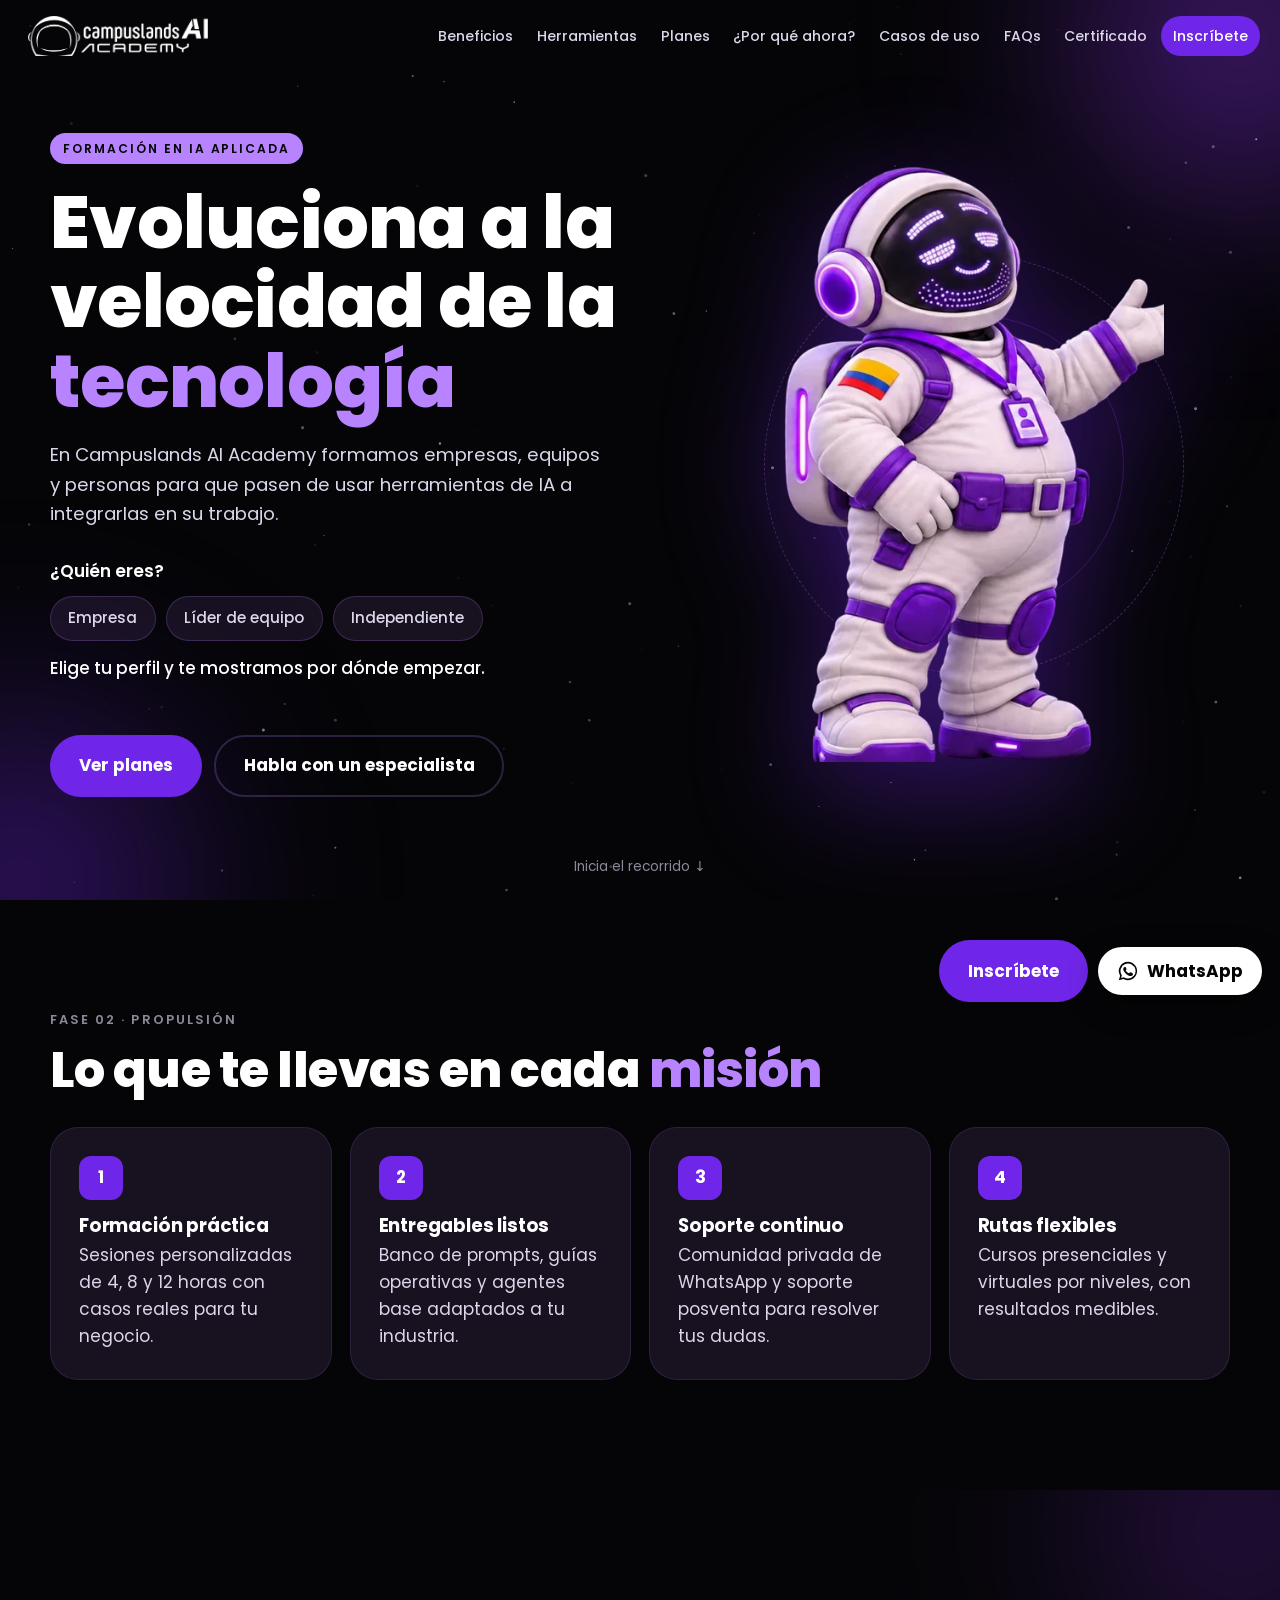
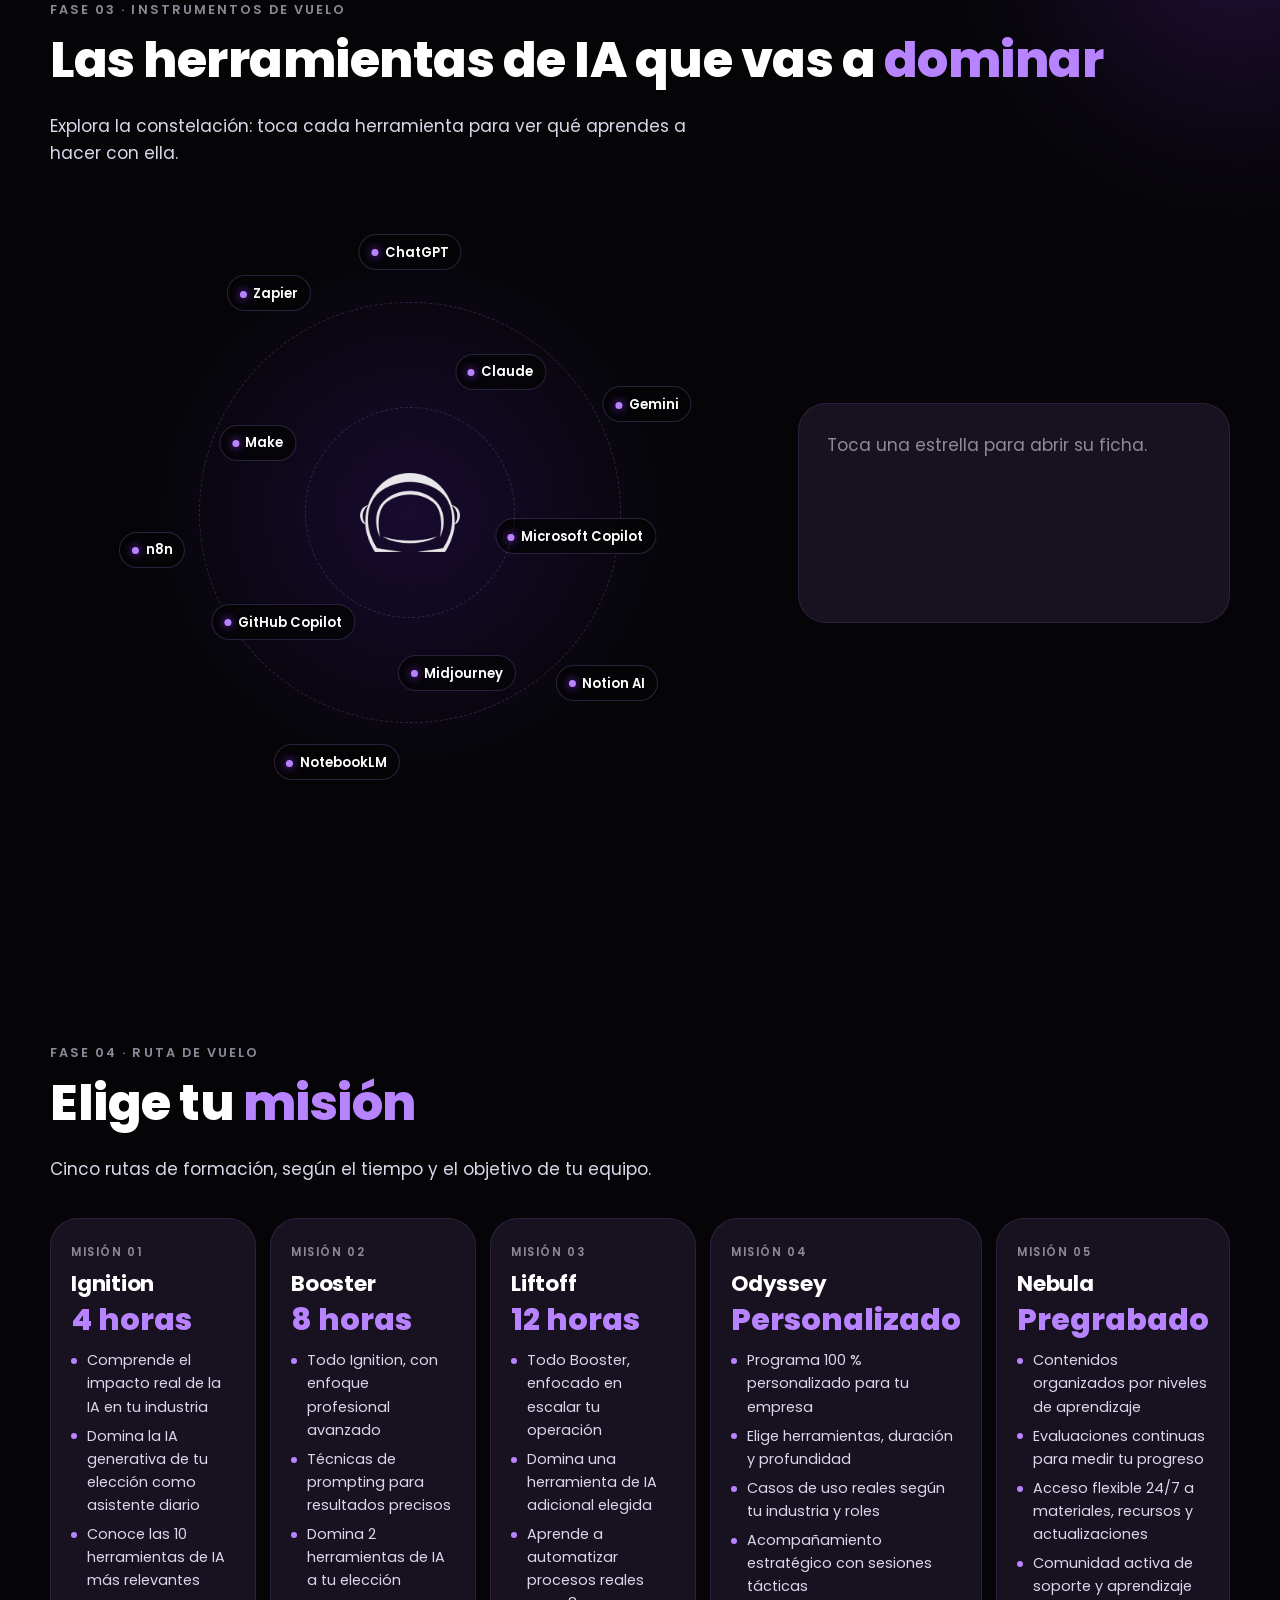
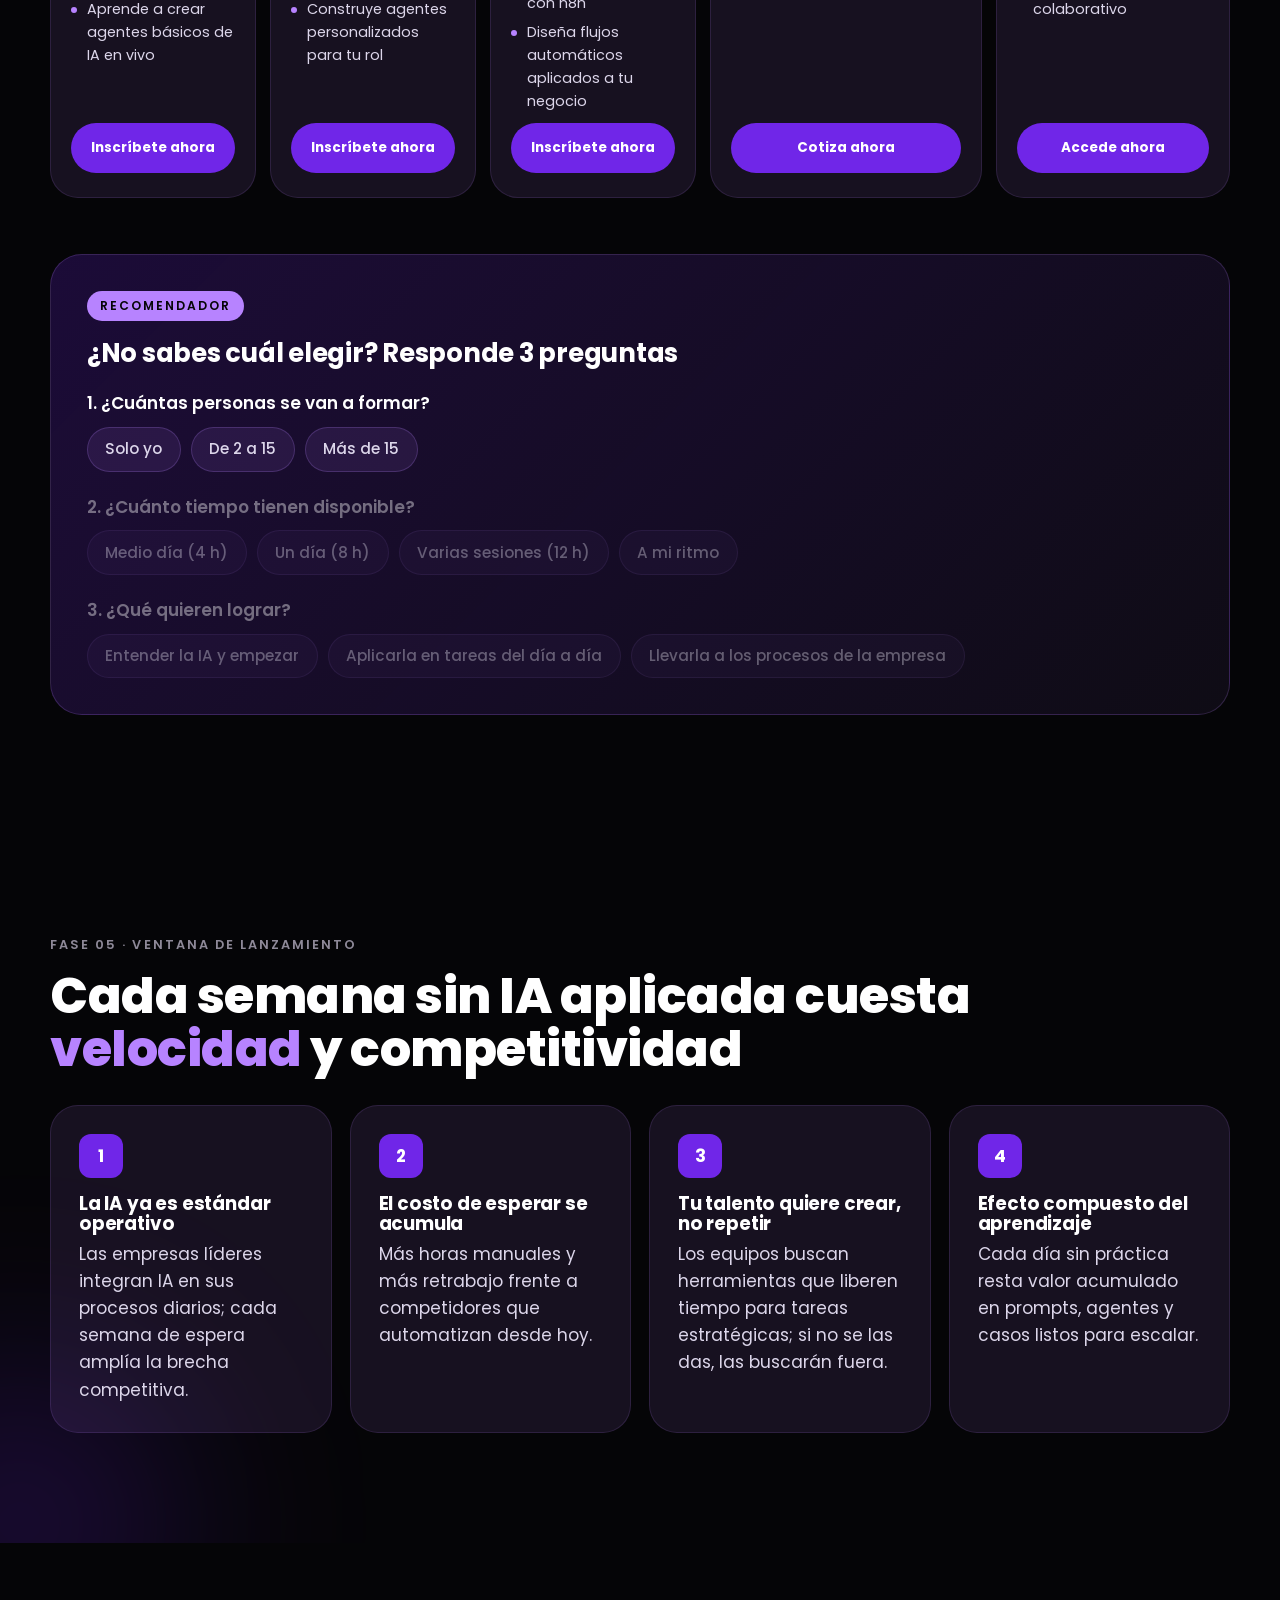
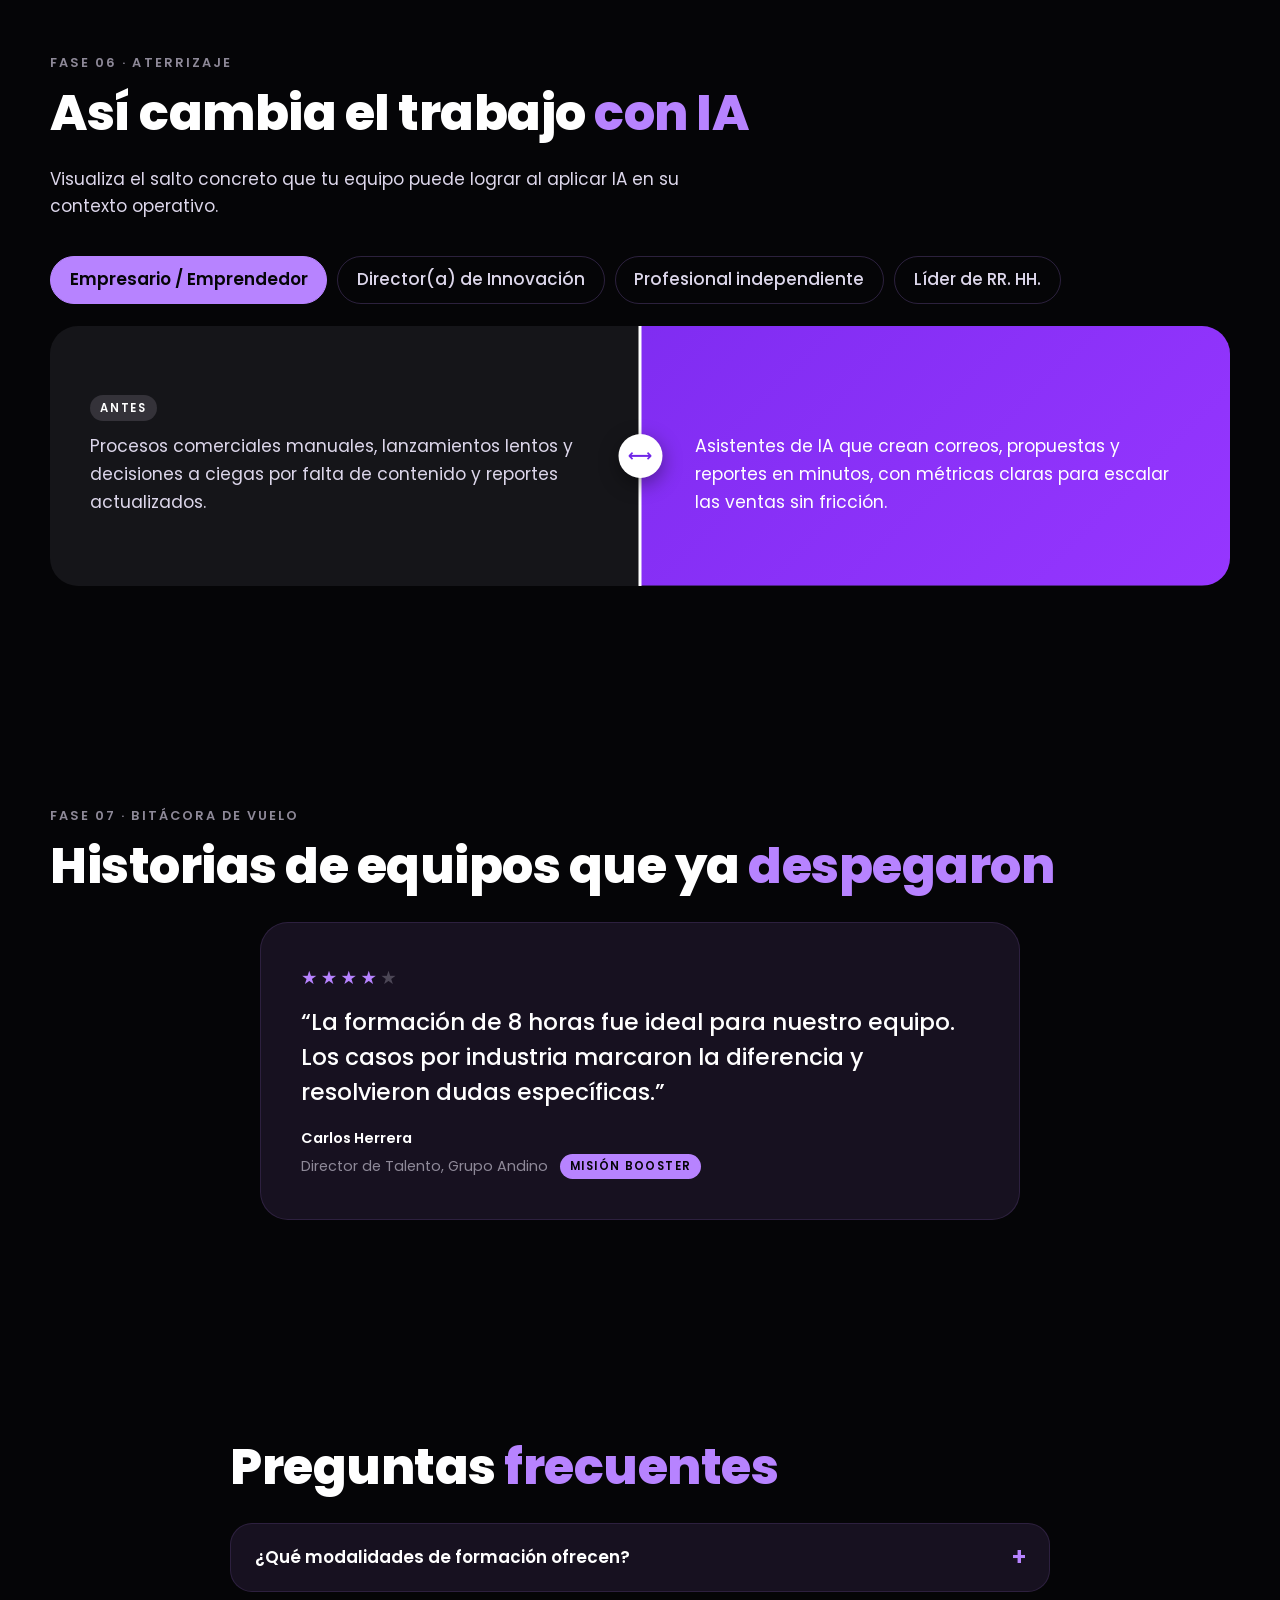
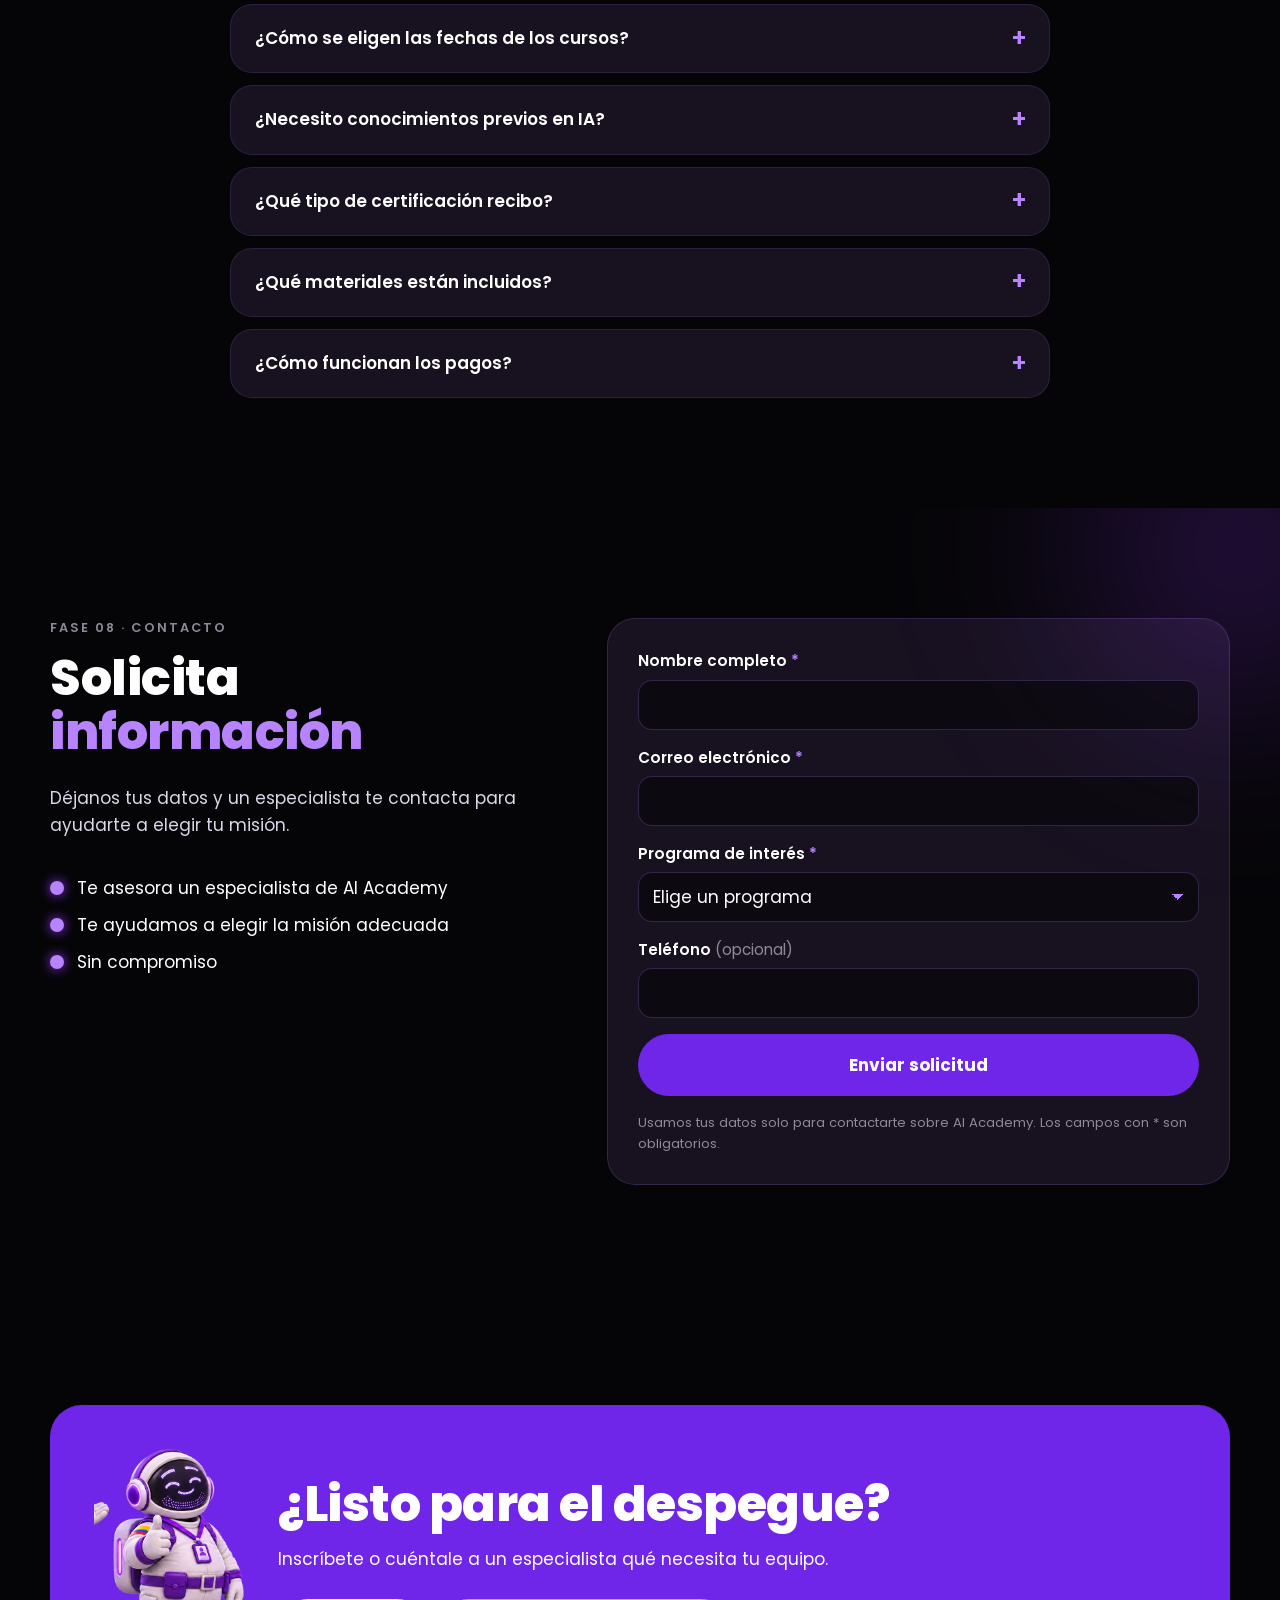
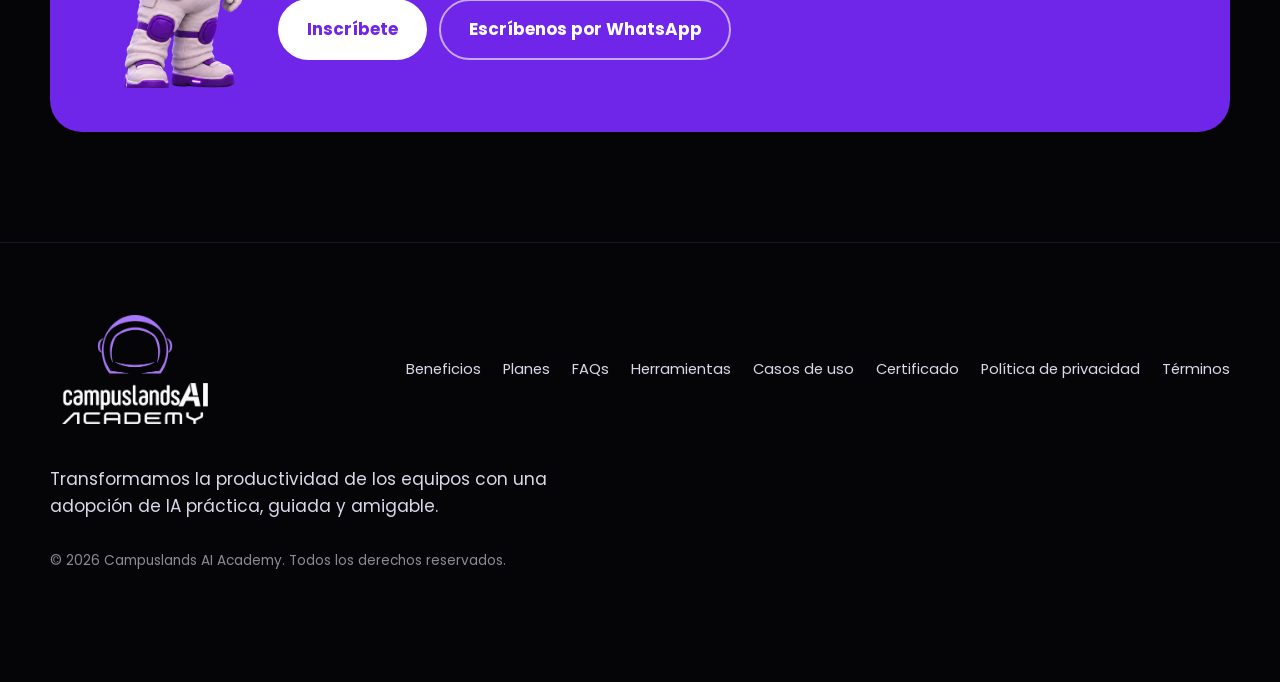
<file: index.html>
<!DOCTYPE html>
<html lang="es">
<head>
  <meta charset="utf-8">
  <meta name="viewport" content="width=device-width, initial-scale=1">
  <title>Campuslands AI Academy · Formación en IA aplicada para empresas, equipos y personas</title>
  <meta name="description" content="Campuslands AI Academy forma a empresas, equipos y profesionales en inteligencia artificial aplicada. Elige tu misión: Ignition, Booster, Liftoff, Odyssey o Nebula.">
  <meta name="theme-color" content="#050507">
  <link rel="icon" href="assets/favicon.png" type="image/png">
  <link rel="apple-touch-icon" href="assets/apple-touch-icon.png">
  <link rel="preconnect" href="https://fonts.googleapis.com">
  <link rel="preconnect" href="https://fonts.gstatic.com" crossorigin>
  <link rel="stylesheet" href="https://fonts.googleapis.com/css2?family=Poppins:wght@400;500;600;700;800&display=swap">
  <link rel="preload" as="image" href="assets/max-presentando.webp" type="image/webp">
  <link rel="stylesheet" href="styles.css?v=4">
</head>
<body>
  <a class="skip" href="#contenido">Saltar al contenido</a>

  <!-- Menú fijo -->
  <header class="topbar" id="topbar">
    <a class="brand" href="#inicio" aria-label="Campuslands AI Academy, ir al inicio">
      <img src="assets/logo-horizontal-blanco.webp" alt="Campuslands AI Academy" width="180" height="41">
    </a>
    <button class="menu-btn" id="menuBtn" aria-expanded="false" aria-controls="menu">
      <span class="sr">Abrir menú</span><span class="bars" aria-hidden="true"></span>
    </button>
    <nav class="menu" id="menu" aria-label="Secciones">
      <a href="#beneficios">Beneficios</a>
      <a href="#herramientas">Herramientas</a>
      <a href="#planes">Planes</a>
      <a href="#por-que-ahora">¿Por qué ahora?</a>
      <a href="#casos">Casos de uso</a>
      <a href="#faqs">FAQs</a>
      <a data-link="certificado" href="#" target="_blank" rel="noopener">Certificado</a>
      <a class="btn btn-primary btn-sm" data-link="inscripcion" href="#" target="_blank" rel="noopener">Inscríbete</a>
    </nav>
  </header>

  <!-- Indicador del viaje (recorrido narrativo) -->
  <aside class="journey" aria-label="Progreso de la misión">
    <div class="journey-track"><div class="journey-fill" id="journeyFill"></div></div>
    <ol class="journey-steps" id="journeySteps"></ol>
  </aside>
  <div class="journey-mobile" aria-hidden="true"><div id="journeyMobileFill"></div></div>

  <main id="contenido">

    <!-- 01 · HERO -->
    <section class="hero" id="inicio" data-stage="Despegue">
      <canvas class="stars" id="stars" aria-hidden="true"></canvas>
      <div class="halo halo-tr" aria-hidden="true"></div>
      <div class="halo halo-bl" aria-hidden="true"></div>
      <div class="wrap hero-grid">
        <div class="hero-copy">
          <span class="pill">Formación en IA aplicada</span>
          <h1>Evoluciona a la velocidad de la <span class="hl">tecnología</span></h1>
          <p class="lead">En Campuslands AI Academy formamos empresas, equipos y personas para que pasen de usar herramientas de IA a integrarlas en su trabajo.</p>
          <fieldset class="who" id="who">
            <legend>¿Quién eres?</legend>
            <div class="chips" role="radiogroup">
              <button type="button" class="chip" role="radio" aria-checked="false" data-who="empresa">Empresa</button>
              <button type="button" class="chip" role="radio" aria-checked="false" data-who="lider">Líder de equipo</button>
              <button type="button" class="chip" role="radio" aria-checked="false" data-who="independiente">Independiente</button>
            </div>
            <p class="who-msg" id="whoMsg" aria-live="polite">Elige tu perfil y te mostramos por dónde empezar.</p>
          </fieldset>
          <div class="cta-row">
            <a class="btn btn-primary" href="#planes">Ver planes</a>
            <a class="btn btn-ghost" data-link="whatsapp" href="#" target="_blank" rel="noopener">Habla con un especialista</a>
          </div>
        </div>
        <div class="hero-visual" id="heroVisual" aria-hidden="true">
          <div class="orbit orbit-1"></div><div class="orbit orbit-2"></div>
          <img class="max" id="heroMax" src="assets/max-presentando.webp" alt="" width="447" height="700" fetchpriority="high">
        </div>
      </div>
      <a class="scroll-hint" href="#beneficios">Inicia el recorrido <span aria-hidden="true">↓</span></a>
    </section>

    <!-- 02 · BENEFICIOS -->
    <section class="section" id="beneficios" data-stage="Propulsión">
      <div class="wrap">
        <p class="phase">Fase 02 · Propulsión</p>
        <h2>Lo que te llevas en cada <span class="hl">misión</span></h2>
        <div class="cards cards-4" id="benefitCards"></div>
      </div>
    </section>

    <!-- 03 · HERRAMIENTAS (exploración libre) -->
    <section class="section" id="herramientas" data-stage="Instrumentos">
      <div class="halo halo-tr soft" aria-hidden="true"></div>
      <div class="wrap">
        <p class="phase">Fase 03 · Instrumentos de vuelo</p>
        <h2>Las herramientas de IA que vas a <span class="hl">dominar</span></h2>
        <p class="sub">Explora la constelación: toca cada herramienta para ver qué aprendes a hacer con ella.</p>
        <div class="constellation-wrap">
          <div class="constellation" id="constellation" role="list"></div>
          <div class="tool-card" id="toolCard" aria-live="polite">
            <p class="tool-hint">Toca una estrella para abrir su ficha.</p>
          </div>
        </div>
      </div>
    </section>

    <!-- 04 · PLANES + RECOMENDADOR -->
    <section class="section" id="planes" data-stage="Ruta">
      <div class="wrap">
        <p class="phase">Fase 04 · Ruta de vuelo</p>
        <h2>Elige tu <span class="hl">misión</span></h2>
        <p class="sub">Cinco rutas de formación, según el tiempo y el objetivo de tu equipo.</p>
        <p class="swipe-hint" aria-hidden="true">Desliza para ver las 5 misiones <span>→</span></p>
        <div class="plans" id="plans"></div>
        <div class="plan-dots" id="planDots" aria-label="Misiones"></div>

        <div class="recommender" id="recomendador">
          <div class="rec-head">
            <span class="pill">Recomendador</span>
            <h3>¿No sabes cuál elegir? Responde 3 preguntas</h3>
          </div>
          <form class="rec-form" id="recForm" novalidate>
            <div class="rec-q" data-q="equipo">
              <p class="rec-label" id="q1">1. ¿Cuántas personas se van a formar?</p>
              <div class="chips" role="radiogroup" aria-labelledby="q1">
                <button type="button" class="chip" role="radio" aria-checked="false" data-v="solo">Solo yo</button>
                <button type="button" class="chip" role="radio" aria-checked="false" data-v="pequeno">De 2 a 15</button>
                <button type="button" class="chip" role="radio" aria-checked="false" data-v="grande">Más de 15</button>
              </div>
            </div>
            <div class="rec-q" data-q="tiempo">
              <p class="rec-label" id="q2">2. ¿Cuánto tiempo tienen disponible?</p>
              <div class="chips" role="radiogroup" aria-labelledby="q2">
                <button type="button" class="chip" role="radio" aria-checked="false" data-v="4">Medio día (4 h)</button>
                <button type="button" class="chip" role="radio" aria-checked="false" data-v="8">Un día (8 h)</button>
                <button type="button" class="chip" role="radio" aria-checked="false" data-v="12">Varias sesiones (12 h)</button>
                <button type="button" class="chip" role="radio" aria-checked="false" data-v="libre">A mi ritmo</button>
              </div>
            </div>
            <div class="rec-q" data-q="objetivo">
              <p class="rec-label" id="q3">3. ¿Qué quieren lograr?</p>
              <div class="chips" role="radiogroup" aria-labelledby="q3">
                <button type="button" class="chip" role="radio" aria-checked="false" data-v="explorar">Entender la IA y empezar</button>
                <button type="button" class="chip" role="radio" aria-checked="false" data-v="aplicar">Aplicarla en tareas del día a día</button>
                <button type="button" class="chip" role="radio" aria-checked="false" data-v="transformar">Llevarla a los procesos de la empresa</button>
              </div>
            </div>
          </form>
          <div class="rec-result" id="recResult" aria-live="polite" hidden></div>
        </div>
      </div>
    </section>

    <!-- 05 · ¿POR QUÉ AHORA? -->
    <section class="section" id="por-que-ahora" data-stage="Órbita">
      <div class="halo halo-bl soft" aria-hidden="true"></div>
      <div class="wrap">
        <p class="phase">Fase 05 · Ventana de lanzamiento</p>
        <h2>Cada semana sin IA aplicada cuesta <span class="hl">velocidad</span> y competitividad</h2>
        <div class="why" id="why"></div>
      </div>
    </section>

    <!-- 06 · CASOS DE USO (antes / después) -->
    <section class="section" id="casos" data-stage="Aterrizaje">
      <div class="wrap">
        <p class="phase">Fase 06 · Aterrizaje</p>
        <h2>Así cambia el trabajo <span class="hl">con IA</span></h2>
        <p class="sub">Visualiza el salto concreto que tu equipo puede lograr al aplicar IA en su contexto operativo.</p>
        <div class="tabs" role="tablist" id="caseTabs" aria-label="Perfiles"></div>
        <div class="ba" id="ba">
          <div class="ba-pane ba-before"><span class="ba-tag">Antes</span><p id="baBefore"></p></div>
          <div class="ba-pane ba-after" id="baAfterPane"><span class="ba-tag ba-tag-after">Después</span><p id="baAfter"></p></div>
          <div class="ba-handle" id="baHandle" aria-hidden="true"><span></span></div>
          <label class="sr" for="baRange">Desliza para comparar antes y después</label>
          <input class="ba-range" id="baRange" type="range" min="0" max="100" value="50">
        </div>
      </div>
    </section>

    <!-- 07 · RESEÑAS + FAQs -->
    <section class="section" id="resenas" data-stage="Bitácora">
      <div class="wrap">
        <p class="phase">Fase 07 · Bitácora de vuelo</p>
        <h2>Historias de equipos que ya <span class="hl">despegaron</span></h2>
        <div class="reviews" id="reviews"></div>
      </div>
    </section>

    <section class="section" id="faqs" data-stage="Bitácora">
      <div class="wrap narrow">
        <h2>Preguntas <span class="hl">frecuentes</span></h2>
        <div class="faqs" id="faqList"></div>
      </div>
    </section>

    <!-- 08 · SOLICITUD DE INFORMACIÓN -->
    <section class="section" id="solicitud" data-stage="Contacto">
      <div class="halo halo-tr soft" aria-hidden="true"></div>
      <div class="wrap lead-grid">
        <div class="lead-copy">
          <p class="phase">Fase 08 · Contacto</p>
          <h2>Solicita <span class="hl">información</span></h2>
          <p class="sub">Déjanos tus datos y un especialista te contacta para ayudarte a elegir tu misión.</p>
          <ul class="lead-points">
            <li>Te asesora un especialista de AI Academy</li>
            <li>Te ayudamos a elegir la misión adecuada</li>
            <li>Sin compromiso</li>
          </ul>
        </div>
        <form class="lead-form" id="leadForm" novalidate>
          <div class="field">
            <label for="f-nombre">Nombre completo <span class="req" aria-hidden="true">*</span></label>
            <input id="f-nombre" name="nombre" type="text" autocomplete="name" maxlength="80" required aria-describedby="e-nombre">
            <p class="err" id="e-nombre"></p>
          </div>
          <div class="field">
            <label for="f-correo">Correo electrónico <span class="req" aria-hidden="true">*</span></label>
            <input id="f-correo" name="correo" type="email" inputmode="email" autocomplete="email" maxlength="120" required aria-describedby="e-correo">
            <p class="err" id="e-correo"></p>
          </div>
          <div class="field">
            <label for="f-programa">Programa de interés <span class="req" aria-hidden="true">*</span></label>
            <select id="f-programa" name="programa" required aria-describedby="e-programa">
              <option value="">Elige un programa</option>
            </select>
            <p class="err" id="e-programa"></p>
          </div>
          <div class="field">
            <label for="f-telefono">Teléfono <span class="opt">(opcional)</span></label>
            <input id="f-telefono" name="telefono" type="tel" inputmode="tel" autocomplete="tel" maxlength="20" aria-describedby="e-telefono">
            <p class="err" id="e-telefono"></p>
          </div>
          <div class="hp" aria-hidden="true"><label>Sitio web <input name="sitio_web" tabindex="-1" autocomplete="off"></label></div>
          <p class="err form-err" id="e-formulario" role="alert"></p>
          <button class="btn btn-primary" type="submit" id="leadSubmit">Enviar solicitud</button>
          <p class="form-note">Usamos tus datos solo para contactarte sobre AI Academy. Los campos con * son obligatorios.</p>
          <p class="form-demo" id="leadDemo" hidden>Vista de demostración: los datos se guardan solo en este navegador.</p>
          <div class="form-ok" id="leadOk" role="status" tabindex="-1" hidden></div>
        </form>
      </div>
    </section>

    <!-- CTA final -->
    <section class="section">
      <div class="wrap">
        <div class="cta-block">
          <img src="assets/max-aprobando.webp" alt="" width="439" height="700" loading="lazy" decoding="async" class="cta-max">
          <div>
            <h2>¿Listo para el despegue?</h2>
            <p>Inscríbete o cuéntale a un especialista qué necesita tu equipo.</p>
            <div class="cta-row">
              <a class="btn btn-white" data-link="inscripcion" href="#" target="_blank" rel="noopener">Inscríbete</a>
              <a class="btn btn-ghost-light" data-link="whatsapp" href="#" target="_blank" rel="noopener">Escríbenos por WhatsApp</a>
            </div>
          </div>
        </div>
      </div>
    </section>
  </main>

  <footer class="footer">
    <div class="wrap footer-grid">
      <img src="assets/logo-principal.webp" alt="Campuslands AI Academy" width="170" height="126" loading="lazy" decoding="async">
      <nav aria-label="Enlaces del pie" class="footer-links" id="footerLinks"></nav>
      <p class="footer-tagline">Transformamos la productividad de los equipos con una adopción de IA práctica, guiada y amigable.</p>
      <p class="fine">© 2026 Campuslands AI Academy. Todos los derechos reservados.</p>
    </div>
  </footer>

  <!-- CTAs siempre a mano -->
  <div class="dock" id="dock">
    <a class="btn btn-primary" data-link="inscripcion" href="#" target="_blank" rel="noopener">Inscríbete</a>
    <a class="btn-wa" data-link="whatsapp" href="#" target="_blank" rel="noopener" aria-label="Escríbenos por WhatsApp">
      <svg viewBox="0 0 24 24" width="22" height="22" aria-hidden="true"><path fill="currentColor" d="M12 2a10 10 0 0 0-8.6 15.1L2 22l5-1.3A10 10 0 1 0 12 2Zm0 18.2a8.2 8.2 0 0 1-4.2-1.2l-.3-.2-3 .8.8-2.9-.2-.3A8.2 8.2 0 1 1 12 20.2Zm4.5-6.1c-.2-.1-1.5-.7-1.7-.8-.2-.1-.4-.1-.6.1l-.8 1c-.1.2-.3.2-.5.1a6.7 6.7 0 0 1-3.3-2.9c-.3-.4.2-.4.7-1.3.1-.2 0-.3 0-.5l-.8-1.8c-.2-.5-.4-.4-.6-.4h-.5a1 1 0 0 0-.7.3 3 3 0 0 0-.9 2.2 5.2 5.2 0 0 0 1.1 2.7 11.8 11.8 0 0 0 4.5 4c1.7.7 2.3.8 3.2.6.5-.1 1.5-.6 1.7-1.2.2-.6.2-1.1.2-1.2-.1-.1-.3-.2-.5-.3Z"/></svg>
      <span>WhatsApp</span>
    </a>
  </div>

  <script src="config.js?v=2" defer></script>
  <script src="core.js?v=2" defer></script>
  <script src="api.js?v=2" defer></script>
  <script src="app.js?v=2" defer></script>
</body>
</html>
</file>
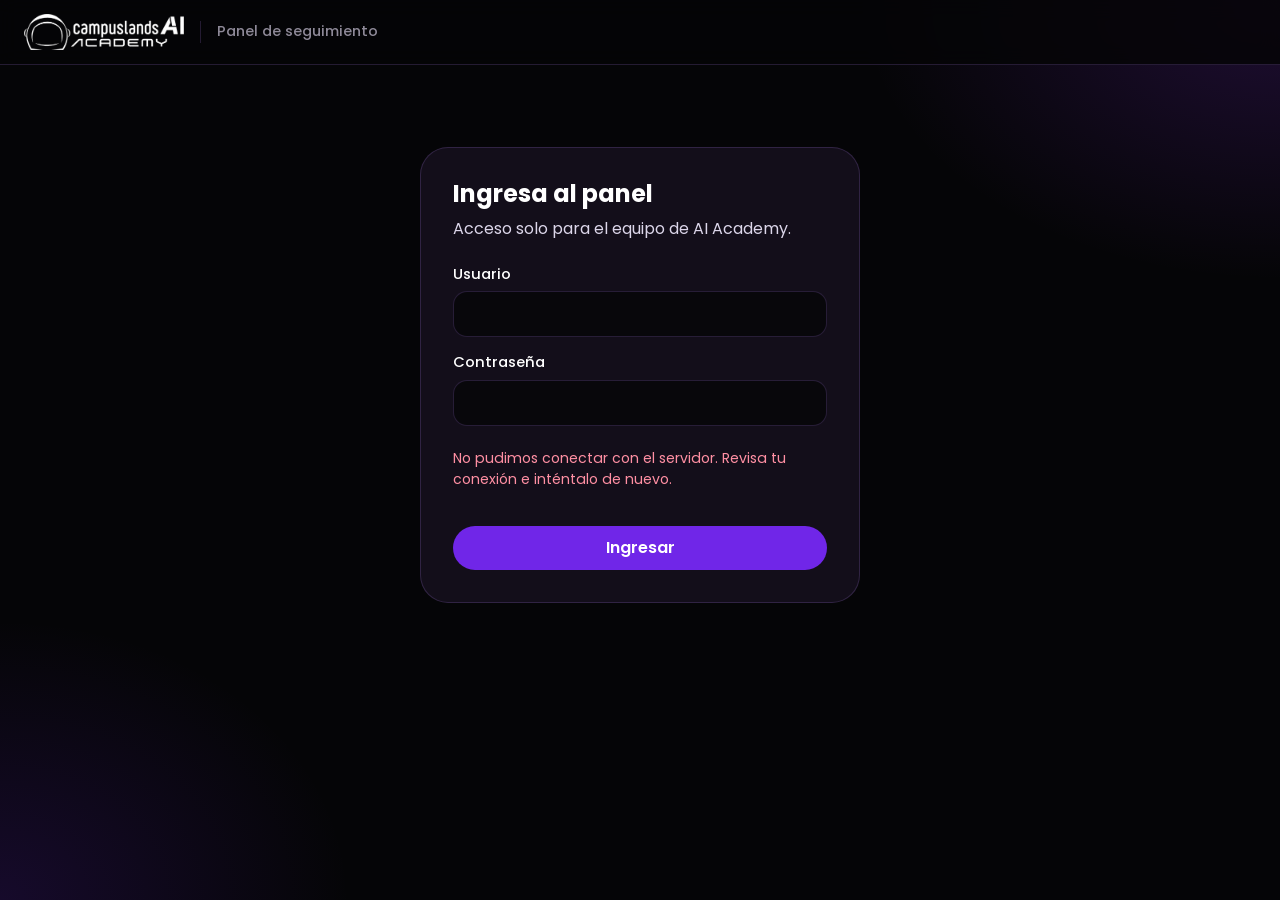
<file: admin/index.html>
<!DOCTYPE html>
<html lang="es">
<head>
  <meta charset="utf-8">
  <meta name="viewport" content="width=device-width, initial-scale=1">
  <title>Panel de seguimiento · Campuslands AI Academy</title>
  <meta name="robots" content="noindex, nofollow">
  <meta name="theme-color" content="#050507">
  <link rel="icon" href="../assets/favicon.png" type="image/png">
  <link rel="preconnect" href="https://fonts.googleapis.com">
  <link rel="preconnect" href="https://fonts.gstatic.com" crossorigin>
  <link rel="stylesheet" href="https://fonts.googleapis.com/css2?family=Poppins:wght@400;500;600;700&display=swap">
  <link rel="stylesheet" href="admin.css?v=2">
</head>
<body>
  <header class="bar">
    <a href="../" class="brand"><img src="../assets/logo-horizontal-blanco.webp" alt="Campuslands AI Academy" width="160" height="36"></a>
    <span class="bar-title">Panel de seguimiento</span>
    <div class="who" id="who" hidden>
      <span id="whoName"></span>
      <button type="button" class="btn ghost sm" id="btnAdmins">Administradores</button>
      <button type="button" class="btn ghost sm" id="btnSalir">Salir</button>
    </div>
  </header>
  <p class="demo-banner" id="demoBanner" hidden>Modo demo: el panel está leyendo los datos guardados en este navegador. Con n8n conectado, todos los administradores ven la misma información.</p>

  <main>
    <!-- Primera configuración -->
    <section class="auth" id="vSetup" hidden>
      <h1>Configura el panel</h1>
      <p>Crea la primera cuenta de administrador. La contraseña se guarda cifrada dentro de n8n, no en los archivos del proyecto.</p>
      <form id="fSetup" class="stack" novalidate>
        <label>Nombre<input name="nombre" autocomplete="name" required></label>
        <label>Usuario<input name="usuario" autocomplete="username" autocapitalize="none" required></label>
        <label>Contraseña (mínimo 8 caracteres)<input name="clave" type="password" autocomplete="new-password" required></label>
        <p class="msg" role="alert"></p>
        <button class="btn primary" type="submit">Crear administrador</button>
      </form>
    </section>

    <!-- Ingreso -->
    <section class="auth" id="vLogin" hidden>
      <h1>Ingresa al panel</h1>
      <p>Acceso solo para el equipo de AI Academy.</p>
      <form id="fLogin" class="stack" novalidate>
        <label>Usuario<input name="usuario" autocomplete="username" autocapitalize="none" required></label>
        <label>Contraseña<input name="clave" type="password" autocomplete="current-password" required></label>
        <p class="msg" role="alert"></p>
        <button class="btn primary" type="submit">Ingresar</button>
      </form>
    </section>

    <!-- Registros -->
    <section id="vPanel" hidden>
      <div class="toolbar">
        <div class="filters" role="tablist" aria-label="Filtrar por estado" id="filters"></div>
        <div class="tools">
          <input type="search" id="q" placeholder="Buscar por nombre, correo o número" aria-label="Buscar registros">
          <button type="button" class="btn ghost" id="btnRefrescar">Actualizar</button>
        </div>
      </div>
      <div class="layout">
        <div class="list" id="list" aria-live="polite"></div>
        <aside class="detail" id="detail" aria-live="polite">
          <p class="empty">Elige un registro para ver sus datos, cambiar su estado y añadir notas.</p>
        </aside>
      </div>
    </section>
  </main>

  <dialog id="dlgAdmins">
    <form method="dialog" class="dlg-head"><h2>Administradores</h2><button class="btn ghost sm" aria-label="Cerrar">Cerrar</button></form>
    <ul id="adminList" class="admin-list"></ul>
    <form id="fAdmin" class="stack" novalidate>
      <h3>Agregar administrador</h3>
      <label>Nombre<input name="nombre" required></label>
      <label>Usuario<input name="usuario" autocapitalize="none" required></label>
      <label>Contraseña (mínimo 8 caracteres)<input name="clave" type="password" autocomplete="new-password" required></label>
      <p class="msg" role="alert"></p>
      <button class="btn primary" type="submit">Agregar</button>
    </form>
  </dialog>

  <script src="../config.js?v=2"></script>
  <script src="../core.js?v=2"></script>
  <script src="../api.js?v=2"></script>
  <script src="admin.js?v=2"></script>
</body>
</html>
</file>
<file: styles.css>
/* Campuslands AI Academy · landing
   Paleta y tipografía según el manual de marca v1.0 */
[hidden]{display:none !important}
:root{
  --black:#050507; --evox:#7026E8; --electric:#9636FF; --soft:#B783FF; --white:#FFFFFF; --muted:#8E8998;
  --text:#DCD6EA;               /* tono de apoyo para texto largo sobre negro (manual, PROPUESTA) */
  --card:rgba(183,131,255,.10); /* Soft Violet al 10 % */
  --line:rgba(183,131,255,.22);
  --r-card:28px; --r-cta:32px;
  --wrap:1180px;
}
*{box-sizing:border-box;margin:0;padding:0}
html{scroll-behavior:smooth;scroll-padding-top:84px}
body{background:var(--black);color:var(--text);font-family:'Poppins',system-ui,sans-serif;font-size:17px;line-height:1.6;-webkit-font-smoothing:antialiased;overflow-x:hidden}
img{max-width:100%;display:block}
a{color:inherit}
button{font:inherit;color:inherit}
h1,h2,h3{color:var(--white);font-weight:800;line-height:1.08;letter-spacing:-.01em}
h1{font-size:clamp(2.3rem,6.2vw,4.6rem)}
h2{font-size:clamp(1.9rem,4.4vw,3.1rem);margin-bottom:.6em}
h3{font-size:clamp(1.25rem,2.4vw,1.6rem);font-weight:700}
.hl{color:var(--soft)}
.sr{position:absolute;width:1px;height:1px;overflow:hidden;clip:rect(0 0 0 0);white-space:nowrap}
.skip{position:absolute;left:12px;top:-60px;background:var(--soft);color:var(--black);padding:10px 16px;border-radius:12px;font-weight:600;z-index:100}
.skip:focus{top:12px}
:focus-visible{outline:3px solid var(--soft);outline-offset:3px;border-radius:10px}
.wrap{width:min(var(--wrap),100% - 40px);margin-inline:auto;position:relative;z-index:1}
.narrow{max-width:820px}

/* Etiqueta en píldora: Soft Violet + texto Black en mayúsculas */
.pill{display:inline-block;background:var(--soft);color:var(--black);font-weight:600;font-size:.76rem;letter-spacing:.16em;text-transform:uppercase;padding:.45em 1.1em;border-radius:999px;margin-bottom:1.2rem}
.phase{color:var(--muted);font-weight:600;font-size:.8rem;letter-spacing:.16em;text-transform:uppercase;margin-bottom:.8rem}
.sub{color:var(--text);max-width:640px;margin:-.2rem 0 2.2rem}

/* Botones */
.btn{display:inline-flex;align-items:center;justify-content:center;gap:.5em;font-weight:700;text-decoration:none;border-radius:999px;padding:.9em 1.6em;min-height:48px;border:2px solid transparent;transition:transform .18s ease,background .18s ease,border-color .18s ease,box-shadow .18s ease;cursor:pointer}
.btn:active{transform:scale(.97)}
.btn-primary{background:var(--evox);color:var(--white)}
.btn-primary:hover{background:var(--electric);box-shadow:0 8px 30px rgba(150,54,255,.35)}
.btn-ghost{border-color:var(--line);color:var(--white)}
.btn-ghost:hover{border-color:var(--soft);background:var(--card)}
.btn-white{background:var(--white);color:var(--evox)}
.btn-white:hover{transform:translateY(-2px)}
.btn-ghost-light{border-color:rgba(255,255,255,.6);color:var(--white)}
.btn-ghost-light:hover{background:rgba(255,255,255,.12)}
.btn-sm{min-height:40px;padding:.55em 1.2em;font-size:.92rem}
.cta-row{display:flex;flex-wrap:wrap;gap:12px;margin-top:1.6rem}

/* Menú fijo */
.topbar{position:fixed;inset:0 0 auto 0;height:72px;display:flex;align-items:center;justify-content:space-between;padding:0 20px;z-index:50;transition:background .25s ease,backdrop-filter .25s ease}
.topbar.solid{background:rgba(5,5,7,.86);backdrop-filter:blur(12px);border-bottom:1px solid rgba(183,131,255,.12)}
.brand{padding:10px 8px}                 /* zona de protección alrededor del logo */
.brand img{width:180px;height:auto}
.menu{display:flex;align-items:center;gap:4px}
.menu a{text-decoration:none;font-weight:500;font-size:.88rem;padding:.5em .7em;border-radius:999px;transition:color .15s,background .15s}
.menu a:not(.btn):hover{color:var(--white);background:var(--card)}
.menu a.active{color:var(--soft)}
.menu-btn{display:none;width:48px;height:48px;border-radius:14px;background:var(--card);border:0;cursor:pointer;position:relative}
.bars,.bars::before,.bars::after{position:absolute;left:13px;width:22px;height:2px;background:var(--white);border-radius:2px;transition:transform .2s,opacity .2s;content:""}
.bars{top:23px}.bars::before{top:-7px}.bars::after{top:7px}
.menu-btn[aria-expanded="true"] .bars{background:transparent}
.menu-btn[aria-expanded="true"] .bars::before{transform:translateY(7px) rotate(45deg)}
.menu-btn[aria-expanded="true"] .bars::after{transform:translateY(-7px) rotate(-45deg)}

/* Indicador del viaje */
.journey{position:fixed;left:18px;top:50%;transform:translateY(-50%);z-index:40;display:flex;gap:12px;align-items:stretch;opacity:0;transition:opacity .4s}
.journey.show{opacity:1}
.journey-track{width:3px;border-radius:3px;background:rgba(142,137,152,.3);position:relative;overflow:hidden}
.journey-fill{position:absolute;inset:0 0 auto 0;height:0;background:linear-gradient(var(--electric),var(--soft));border-radius:3px}
.journey-steps{list-style:none;display:flex;flex-direction:column;justify-content:space-between;gap:14px}
.journey-steps a{display:flex;align-items:center;gap:10px;text-decoration:none;color:var(--muted);font-size:.72rem;font-weight:600;letter-spacing:.12em;text-transform:uppercase}
.journey-steps .dot{width:10px;height:10px;border-radius:50%;border:2px solid var(--muted);flex:none;transition:all .25s}
.journey-steps .lbl{opacity:0;transform:translateX(-6px);transition:all .25s}
.journey:hover .lbl,.journey-steps li.on .lbl{opacity:1;transform:none}
.journey-steps li.on a{color:var(--soft)}
.journey-steps li.on .dot{border-color:var(--soft);background:var(--soft);box-shadow:0 0 12px var(--electric)}
.journey-steps li.done .dot{border-color:var(--soft)}
.journey-mobile{display:none;position:fixed;top:72px;left:0;right:0;height:3px;z-index:49;background:rgba(142,137,152,.18)}
.journey-mobile div{height:100%;width:0;background:linear-gradient(90deg,var(--electric),var(--soft))}

/* Halos: esquinas opuestas, nunca detrás del texto */
.halo{position:absolute;width:520px;height:520px;border-radius:50%;filter:blur(90px);pointer-events:none;z-index:0}
.halo-tr{top:-220px;right:-220px;background:radial-gradient(circle,rgba(150,54,255,.55),transparent 65%)}
.halo-bl{bottom:-240px;left:-240px;background:radial-gradient(circle,rgba(112,38,232,.55),transparent 65%)}
.halo.soft{opacity:.55}

/* Hero */
.hero{min-height:100svh;display:flex;align-items:center;position:relative;overflow:hidden;overflow:clip;padding:110px 0 80px}
.stars{position:absolute;inset:0;width:100%;height:100%;z-index:0}
.hero-grid{display:grid;grid-template-columns:1.1fr .9fr;gap:40px;align-items:center}
.lead{font-size:1.15rem;max-width:560px;margin-top:1.2rem}
.who{border:0;margin-top:1.8rem}
.who legend{color:var(--white);font-weight:600;margin-bottom:.7rem}
.chips{display:flex;flex-wrap:wrap;gap:10px}
.chip{background:var(--card);border:1.5px solid var(--line);border-radius:999px;padding:.6em 1.15em;min-height:44px;font-weight:500;font-size:.95rem;cursor:pointer;transition:all .18s ease}
.chip:hover{border-color:var(--soft);color:var(--white)}
.chip[aria-checked="true"]{background:var(--soft);color:var(--black);border-color:var(--soft);font-weight:600}
.who-msg{margin-top:.9rem;min-height:3.2em;color:var(--white);font-weight:500;transition:opacity .25s}
.who-msg.swap{opacity:0}
.hero-visual{position:relative;display:grid;place-items:center;min-height:460px}
.hero-visual .max{position:relative;z-index:2;width:min(380px,80%);height:auto;filter:drop-shadow(0 30px 60px rgba(112,38,232,.45));transition:transform .2s ease-out;will-change:transform}
.orbit{position:absolute;border:1.5px dashed rgba(183,131,255,.28);border-radius:50%;animation:spin 40s linear infinite}
.orbit-1{width:420px;height:420px}
.orbit-2{width:300px;height:300px;animation-duration:28s;animation-direction:reverse;border-style:solid;border-color:rgba(150,54,255,.25)}
.orbit::after{content:"";position:absolute;top:-6px;left:50%;width:12px;height:12px;border-radius:50%;background:var(--soft);box-shadow:0 0 14px var(--electric)}
@keyframes spin{to{transform:rotate(360deg)}}
.scroll-hint{position:absolute;bottom:22px;left:50%;transform:translateX(-50%);color:var(--muted);font-size:.85rem;text-decoration:none;z-index:2}
.scroll-hint span{display:inline-block;animation:bob 1.8s ease-in-out infinite}
@keyframes bob{50%{transform:translateY(5px)}}

/* Secciones */
.section{position:relative;padding:110px 0;overflow:hidden;overflow:clip}
.reveal{opacity:0;transform:translateY(28px);transition:opacity .7s ease,transform .7s ease}
.reveal.in{opacity:1;transform:none}

/* Tarjetas */
.cards{display:grid;gap:18px}
.cards-4{grid-template-columns:repeat(4,1fr)}
.card{background:var(--card);border:1px solid rgba(183,131,255,.14);border-radius:var(--r-card);padding:28px;transition:transform .25s ease,border-color .25s ease}
.card:hover{transform:translateY(-4px);border-color:rgba(183,131,255,.4)}
.step{display:inline-grid;place-items:center;width:44px;height:44px;border-radius:12px;background:var(--evox);color:var(--white);font-weight:700;margin-bottom:16px}
.card h3{font-size:1.15rem;margin-bottom:.4rem}

/* Constelación de herramientas */
.constellation-wrap{display:grid;grid-template-columns:1.25fr .75fr;gap:28px;align-items:center}
.constellation{position:relative;aspect-ratio:1/1;max-width:620px;width:100%;margin-inline:auto;border-radius:50%;background:radial-gradient(circle,rgba(112,38,232,.18),transparent 62%)}
.constellation::before,.constellation::after{content:"";position:absolute;inset:16%;border:1px dashed rgba(183,131,255,.22);border-radius:50%}
.constellation::after{inset:33%}
.constellation .core{position:absolute;inset:42%;display:grid;place-items:center}
.constellation .core img{width:100%;height:auto;opacity:.9}
.star-btn{position:absolute;transform:translate(-50%,-50%);background:rgba(5,5,7,.9);border:1.5px solid var(--line);color:var(--white);border-radius:999px;padding:.45em .9em;font-size:.82rem;font-weight:600;cursor:pointer;white-space:nowrap;transition:all .2s ease;min-height:36px}
.star-btn::before{content:"";display:inline-block;width:7px;height:7px;border-radius:50%;background:var(--soft);margin-right:.5em;vertical-align:middle;box-shadow:0 0 10px var(--electric)}
.star-btn:hover,.star-btn[aria-pressed="true"]{background:var(--evox);border-color:var(--evox);transform:translate(-50%,-50%) scale(1.08)}
.tool-card{background:var(--card);border-radius:var(--r-card);padding:28px;min-height:220px;border:1px solid rgba(183,131,255,.14)}
.tool-card h3{margin-bottom:.4rem}
.tool-card .cat{color:var(--soft);font-weight:600;font-size:.78rem;letter-spacing:.14em;text-transform:uppercase;margin-bottom:.6rem}
.tool-hint{color:var(--muted)}
.tool-card.pop{animation:pop .35s ease}
@keyframes pop{from{transform:scale(.96);opacity:.4}to{transform:none;opacity:1}}

/* Planes */
.plans{display:grid;grid-template-columns:repeat(5,1fr);gap:14px}
.plan{background:var(--card);border:1.5px solid rgba(183,131,255,.14);border-radius:var(--r-card);padding:24px 20px;display:flex;flex-direction:column;gap:10px;transition:all .3s ease;position:relative}
.plan:hover{border-color:rgba(183,131,255,.45);transform:translateY(-4px)}
.plan.match{border-color:var(--soft);box-shadow:0 0 0 3px rgba(183,131,255,.25),0 18px 50px rgba(112,38,232,.35)}
.plan .tag{font-size:.72rem;font-weight:600;letter-spacing:.14em;text-transform:uppercase;color:var(--muted)}
.plan h3{font-size:1.35rem}
.plan .hours{font-size:1.9rem;font-weight:800;color:var(--soft);line-height:1}
.plan ul{list-style:none;display:grid;gap:6px;font-size:.9rem;margin-top:4px}
.plan li{padding-left:1.1em;position:relative}
.plan li::before{content:"";position:absolute;left:0;top:.62em;width:6px;height:6px;border-radius:50%;background:var(--soft)}
.plan .btn{margin-top:auto;width:100%;font-size:.84rem;padding-inline:.8em;white-space:nowrap}

/* Recomendador */
.recommender{margin-top:56px;background:linear-gradient(135deg,rgba(112,38,232,.22),rgba(183,131,255,.06));border:1px solid rgba(183,131,255,.2);border-radius:var(--r-cta);padding:36px}
.rec-head h3{margin-bottom:1.4rem}
.rec-form{display:grid;gap:22px}
.rec-label{color:var(--white);font-weight:600;margin-bottom:.6rem}
.rec-q{transition:opacity .3s}
.rec-q.locked{opacity:.4;pointer-events:none}
.rec-result{margin-top:28px;display:grid;grid-template-columns:auto 1fr;gap:22px;align-items:center;background:rgba(5,5,7,.6);border-radius:var(--r-card);padding:24px;animation:pop .4s ease}
.rec-result img{width:110px;height:auto}
.rec-result .why-pick{margin:.4rem 0 1rem}

/* ¿Por qué ahora? */
.why{display:grid;grid-template-columns:repeat(4,1fr);gap:18px}
.why .card p{margin-top:.3rem}

/* Antes / después */
.tabs{display:flex;flex-wrap:wrap;gap:10px;margin-bottom:22px}
.tab{background:transparent;border:1.5px solid var(--line);border-radius:999px;padding:.55em 1.1em;min-height:44px;cursor:pointer;font-weight:500;transition:all .18s}
.tab[aria-selected="true"]{background:var(--soft);border-color:var(--soft);color:var(--black);font-weight:600}
.ba{position:relative;border-radius:var(--r-card);overflow:hidden;min-height:260px;background:rgba(142,137,152,.12);--pos:50%}
.ba-pane{position:absolute;inset:0;padding:34px 40px;display:flex;flex-direction:column;justify-content:center;font-size:1.08rem}
.ba-before{color:var(--text)}
.ba-after{background:linear-gradient(135deg,var(--evox),var(--electric));color:var(--white);clip-path:inset(0 0 0 var(--pos))}
.ba-tag{display:inline-block;align-self:flex-start;font-size:.72rem;font-weight:600;letter-spacing:.14em;text-transform:uppercase;padding:.35em .9em;border-radius:999px;background:rgba(142,137,152,.25);color:var(--white);margin-bottom:12px}
.ba-tag-after{background:var(--white);color:var(--evox)}
.ba-before p{max-width:45%}
.ba-after p{max-width:45%;margin-left:auto}
.ba-handle{position:absolute;top:0;bottom:0;left:var(--pos);width:3px;background:var(--white);transform:translateX(-50%);pointer-events:none}
.ba-handle span{position:absolute;top:50%;left:50%;width:44px;height:44px;border-radius:50%;background:var(--white);transform:translate(-50%,-50%);box-shadow:0 6px 20px rgba(0,0,0,.4)}
.ba-handle span::before{content:"⟷";position:absolute;inset:0;display:grid;place-items:center;color:var(--evox);font-weight:700}
.ba-range{position:absolute;inset:0;width:100%;height:100%;opacity:0;cursor:ew-resize}
.ba-range:focus-visible + *{outline:none}
.ba:has(.ba-range:focus-visible){outline:3px solid var(--soft);outline-offset:3px}

/* Reseñas */
.reviews{display:grid;grid-template-columns:repeat(3,1fr);gap:18px}
.review{background:var(--card);border-radius:var(--r-card);padding:28px;border:1px solid rgba(183,131,255,.14)}
.review blockquote{color:var(--white);font-size:1.02rem}
.review figcaption{margin-top:1.1rem;color:var(--muted);font-size:.9rem;display:flex;flex-wrap:wrap;align-items:center;gap:4px 12px}
.review figcaption strong{color:var(--white);font-weight:600;width:100%}
.reviews:has(.review:only-child){grid-template-columns:1fr;max-width:760px;margin-inline:auto}
.review:only-child{padding:40px;text-align:left}
.review:only-child blockquote{font-size:clamp(1.15rem,2.2vw,1.45rem);font-weight:500;line-height:1.5}
.stars-row{color:var(--soft);letter-spacing:.18em;font-size:1.15rem;margin-bottom:.8rem}
.stars-row .off{color:rgba(142,137,152,.45)}
.plan-tag{font-style:normal;font-size:.72rem;font-weight:600;letter-spacing:.12em;text-transform:uppercase;background:var(--soft);color:var(--black);padding:3px 10px;border-radius:999px}

/* FAQs */
.faqs{display:grid;gap:12px}
.faq{background:var(--card);border-radius:22px;border:1px solid rgba(183,131,255,.14)}
.faq summary{cursor:pointer;list-style:none;padding:20px 56px 20px 24px;color:var(--white);font-weight:600;position:relative}
.faq summary::-webkit-details-marker{display:none}
.faq summary::after{content:"+";position:absolute;right:22px;top:50%;transform:translateY(-50%);font-size:1.5rem;color:var(--soft);transition:transform .2s}
.faq[open] summary::after{transform:translateY(-50%) rotate(45deg)}
.faq p{padding:0 24px 22px}

/* CTA final */
.cta-block{background:var(--evox);border-radius:var(--r-cta);padding:44px;display:grid;grid-template-columns:auto 1fr;gap:34px;align-items:center;color:var(--white)}
.cta-block h2{margin-bottom:.3em}
.cta-max{width:150px;height:auto}

/* Pie */
.footer{padding:60px 0 110px;border-top:1px solid rgba(183,131,255,.12)}
.footer-grid{display:grid;grid-template-columns:auto 1fr;gap:30px;align-items:center}
.footer-grid img{width:170px;height:auto;padding:12px}
.footer-links{display:flex;flex-wrap:wrap;gap:8px 22px;justify-content:flex-end}
.footer-links a{color:var(--text);text-decoration:none;font-size:.92rem}
.footer-links a:hover{color:var(--soft)}
.footer-tagline{grid-column:1/-1;max-width:52ch;color:var(--text)}
.footer-grid .fine{grid-column:1/-1}
.fine{grid-column:1/-1;color:var(--muted);font-size:.85rem}

/* Botones siempre a mano */
.dock{position:fixed;right:18px;bottom:18px;z-index:45;display:flex;gap:10px;align-items:center;transform:translateY(120px);transition:transform .35s ease}
.dock.show{transform:none}
.btn-wa{display:inline-flex;align-items:center;gap:.5em;min-height:48px;padding:0 1.1em;border-radius:999px;background:var(--white);color:var(--black);font-weight:700;text-decoration:none;box-shadow:0 10px 30px rgba(0,0,0,.4)}
.btn-wa:hover{transform:translateY(-2px)}

.swipe-hint{display:none;align-items:center;gap:8px;color:var(--muted);font-size:.85rem;margin:-4px 0 6px}
.plan-dots{display:none;justify-content:center;gap:8px;margin-top:4px}
.plan-dots button{width:8px;height:8px;border-radius:50%;border:0;padding:0;background:rgba(142,137,152,.45);cursor:pointer;transition:all .25s}
.plan-dots button[aria-current="true"]{width:22px;border-radius:999px;background:var(--soft)}
@media (max-width:720px){.plan-dots{display:flex}}
/* Solicitud de información */
.lead-grid{display:grid;grid-template-columns:.9fr 1.1fr;gap:48px;align-items:start}
.lead-points{list-style:none;display:grid;gap:10px;margin-top:1.4rem}
.lead-points li{padding-left:1.6em;position:relative;color:var(--white)}
.lead-points li::before{content:"";position:absolute;left:0;top:.35em;width:14px;height:14px;border-radius:50%;background:var(--soft);box-shadow:0 0 12px var(--electric)}
.lead-form{background:var(--card);border:1px solid rgba(183,131,255,.18);border-radius:var(--r-card);padding:30px;display:grid;gap:16px;position:relative}
.field{display:grid;gap:6px;min-width:0}
.lead-form>*{min-width:0}
.field label{color:var(--white);font-weight:600;font-size:.95rem}
.req{color:var(--soft)} .opt{color:var(--muted);font-weight:400}
.field input,.field select{box-sizing:border-box;min-width:0;width:100%;min-height:50px;border-radius:14px;border:1.5px solid rgba(183,131,255,.22);background:rgba(5,5,7,.6);color:var(--white);font:inherit;padding:0 14px;transition:border-color .2s}
.field select{appearance:none;background-image:linear-gradient(45deg,transparent 50%,var(--soft) 50%),linear-gradient(135deg,var(--soft) 50%,transparent 50%);background-position:calc(100% - 20px) 50%,calc(100% - 14px) 50%;background-size:6px 6px;background-repeat:no-repeat}
.field input:focus,.field select:focus{outline:none;border-color:var(--soft);box-shadow:0 0 0 3px rgba(183,131,255,.25)}
.field [aria-invalid="true"]{border-color:#FF8FA3}
.err{color:#FF8FA3;font-size:.85rem;min-height:0}
.err:empty{display:none}
.hp{position:absolute;width:1px;height:1px;overflow:hidden;clip-path:inset(50%);white-space:nowrap}
.lead-grid>*{min-width:0}
.form-note{color:var(--muted);font-size:.82rem}
.form-demo{font-size:.8rem;color:var(--black);background:var(--soft);border-radius:12px;padding:8px 12px}
.form-ok{display:grid;grid-template-columns:72px 1fr;gap:16px;align-items:center;background:rgba(112,38,232,.22);border:1px solid var(--soft);border-radius:20px;padding:16px;outline:none}
.form-ok img{width:72px;height:auto}
.form-ok strong{color:var(--white);font-size:1.1rem}
.form-ok .ref{color:var(--soft);font-size:.85rem;margin-top:4px}
/* Tabletas */
@media (max-width:1080px){
  .menu{position:fixed;top:72px;right:0;left:0;flex-direction:column;align-items:stretch;background:rgba(5,5,7,.97);padding:14px 20px 24px;gap:2px;transform:translateY(-130%);transition:transform .3s ease;border-bottom:1px solid rgba(183,131,255,.15)}
  .menu.open{transform:none}
  .menu a{padding:.85em 1em;font-size:1rem}
  .menu .btn{margin-top:8px}
  .menu-btn{display:block}
  .cards-4,.why,.reviews{grid-template-columns:repeat(2,1fr)}
  .plans{grid-template-columns:repeat(2,1fr)}
  .journey{display:none}
  .journey-mobile{display:block}
}
/* Móvil (375 px) */
@media (max-width:720px){
  body{font-size:16px}
  .hero{padding-top:96px}
  .hero-grid,.constellation-wrap,.cta-block,.footer-grid,.lead-grid{grid-template-columns:1fr}
  .lead-grid{gap:24px}
  .lead-form{padding:22px 18px}
  .hero-grid{gap:18px}
  .hero-visual{min-height:0;height:250px;order:-1;overflow:visible}
  .hero-visual .max{width:auto;height:236px}
  .orbit-1{width:240px;height:240px}.orbit-2{width:170px;height:170px}
  .cards-4,.why,.reviews{grid-template-columns:1fr}
  .plans{display:flex;overflow-x:auto;scroll-snap-type:x mandatory;gap:12px;margin-inline:-20px;padding:8px 20px 18px;scroll-padding-inline:20px;scrollbar-width:none;-webkit-overflow-scrolling:touch}
  .plans::-webkit-scrollbar{display:none}
  .plan{flex:0 0 86%;scroll-snap-align:center}
  .swipe-hint{display:flex}
  .section{padding:80px 0}
  .star-btn{font-size:.74rem;padding:.4em .7em}
  .recommender{padding:24px 18px}
  .rec-result{grid-template-columns:1fr;text-align:left}
  .ba{min-height:340px}
  .ba-pane{padding:22px 16px;font-size:.9rem;line-height:1.55}
  .ba-before p,.ba-after p{max-width:46%}
  .cta-block{padding:30px 22px;text-align:left}
  .cta-max{width:110px}
  .footer-links{justify-content:flex-start}
  .dock{left:12px;right:12px;bottom:12px;justify-content:space-between}
  .dock .btn{flex:1}
}
/* Movimiento reducido */
@media (prefers-reduced-motion:reduce){
  html{scroll-behavior:auto}
  *,*::before,*::after{animation:none!important;transition:none!important}
  .reveal{opacity:1;transform:none}
}
</file>
<file: admin/admin.css>
:root{--black:#050507;--evox:#7026E8;--electric:#9636FF;--soft:#B783FF;--white:#fff;--muted:#8E8998;--text:#DCD6EA;--card:rgba(183,131,255,.08);--line:rgba(183,131,255,.18)}
[hidden]{display:none !important}
*{box-sizing:border-box;margin:0;padding:0}
body{font-family:Poppins,system-ui,sans-serif;background:var(--black);color:var(--text);min-height:100vh;line-height:1.5;background-image:radial-gradient(600px 400px at 100% 0,rgba(150,54,255,.18),transparent 70%),radial-gradient(500px 400px at 0 100%,rgba(112,38,232,.16),transparent 70%);background-attachment:fixed}
h1,h2,h3{color:var(--white);line-height:1.2}
button,input,select,textarea{font:inherit}
.bar{display:flex;align-items:center;gap:16px;padding:14px 24px;border-bottom:1px solid var(--line);background:rgba(5,5,7,.85);backdrop-filter:blur(10px);position:sticky;top:0;z-index:5;flex-wrap:wrap}
.brand img{display:block;width:160px;height:auto}
.bar-title{color:var(--muted);font-weight:500;font-size:.9rem;padding-left:16px;border-left:1px solid var(--line)}
.who{margin-left:auto;display:flex;align-items:center;gap:10px;color:var(--white);font-weight:500;font-size:.9rem}
.demo-banner{background:var(--soft);color:var(--black);font-size:.85rem;font-weight:500;padding:8px 24px}
main{max-width:1240px;margin:0 auto;padding:28px 24px 60px}
.btn{border:0;border-radius:999px;min-height:44px;padding:0 1.2em;font-weight:600;cursor:pointer;transition:transform .15s,background .2s}
.btn:hover{transform:translateY(-1px)}
.btn.primary{background:var(--evox);color:var(--white)}
.btn.primary:hover{background:var(--electric)}
.btn.ghost{background:transparent;color:var(--white);border:1.5px solid var(--line)}
.btn.sm{min-height:36px;font-size:.85rem;padding:0 .9em}
.btn:disabled{opacity:.6;cursor:wait}
:focus-visible{outline:3px solid var(--soft);outline-offset:2px}
.auth{max-width:440px;margin:6vh auto 0;background:var(--card);border:1px solid var(--line);border-radius:28px;padding:32px}
.auth p{margin:.5rem 0 1.4rem}
.stack{display:grid;gap:14px}
.stack label{display:grid;gap:6px;color:var(--white);font-weight:500;font-size:.92rem}
input,select,textarea{width:100%;min-height:46px;border-radius:14px;border:1.5px solid var(--line);background:rgba(5,5,7,.7);color:var(--white);padding:10px 14px}
textarea{min-height:96px;resize:vertical}
input:focus,select:focus,textarea:focus{outline:none;border-color:var(--soft)}
.msg{color:#FF8FA3;font-size:.88rem}
.msg:empty{display:none}
.msg.good{color:#8FE3B5}
.toolbar{display:flex;flex-wrap:wrap;gap:14px;align-items:center;justify-content:space-between;margin-bottom:18px}
.filters{display:flex;flex-wrap:wrap;gap:8px}
.filter{border:1.5px solid var(--line);background:transparent;color:var(--text);border-radius:999px;padding:6px 14px;cursor:pointer;font-size:.88rem;font-weight:500}
.filter[aria-selected="true"]{background:var(--soft);border-color:var(--soft);color:var(--black)}
.filter .n{opacity:.7;margin-left:4px}
.tools{display:flex;gap:10px;flex:1;max-width:520px}
.tools input{min-height:44px}
.layout{display:grid;grid-template-columns:minmax(0,1fr) minmax(0,1.1fr);gap:20px;align-items:start}
.list{display:grid;gap:10px}
.row{display:grid;grid-template-columns:1fr auto;gap:4px 12px;text-align:left;width:100%;background:var(--card);border:1.5px solid transparent;border-radius:20px;padding:14px 18px;color:var(--text);cursor:pointer}
.row:hover{border-color:var(--line)}
.row[aria-current="true"]{border-color:var(--soft)}
.row .nm{color:var(--white);font-weight:600}
.row .meta{font-size:.82rem;color:var(--muted);grid-column:1/-1}
.chip{display:inline-block;font-size:.72rem;font-weight:600;letter-spacing:.06em;text-transform:uppercase;border-radius:999px;padding:3px 10px;white-space:nowrap;align-self:start}
.st-nuevo{background:var(--soft);color:var(--black)}
.st-contactado{background:var(--evox);color:var(--white)}
.st-en-seguimiento{background:rgba(150,54,255,.25);color:var(--soft);border:1px solid var(--electric)}
.st-cerrado{background:rgba(142,137,152,.25);color:var(--text)}
.detail{background:var(--card);border:1px solid var(--line);border-radius:28px;padding:26px;position:sticky;top:90px;max-height:calc(100vh - 110px);overflow:auto}
.empty{color:var(--muted)}
.d-head{display:flex;justify-content:space-between;gap:12px;align-items:flex-start;margin-bottom:14px}
.d-head .id{color:var(--muted);font-size:.85rem}
.kv{display:grid;grid-template-columns:auto 1fr;gap:6px 16px;font-size:.92rem;margin-bottom:20px}
.kv dt{color:var(--muted)}
.kv dd{color:var(--white);word-break:break-word}
.kv a{color:var(--soft)}
.box{border-top:1px solid var(--line);padding-top:18px;margin-top:18px}
.box h3{font-size:1rem;margin-bottom:12px}
.notes,.timeline{list-style:none;display:grid;gap:10px}
.notes li{background:rgba(5,5,7,.5);border-radius:14px;padding:10px 14px}
.small{font-size:.8rem;color:var(--muted)}
.timeline li{position:relative;padding-left:22px}
.timeline li::before{content:"";position:absolute;left:4px;top:.5em;width:9px;height:9px;border-radius:50%;background:var(--soft)}
.timeline li::after{content:"";position:absolute;left:8px;top:1.3em;bottom:-14px;width:1px;background:var(--line)}
.timeline li:last-child::after{display:none}
.timeline strong{color:var(--white);font-weight:600}
.back{display:none}
dialog{margin:auto;width:min(480px,92vw);background:#0d0b14;color:var(--text);border:1px solid var(--line);border-radius:24px;padding:24px}
dialog::backdrop{background:rgba(0,0,0,.7)}
.dlg-head{display:flex;justify-content:space-between;align-items:center;margin-bottom:12px}
.admin-list{list-style:none;display:grid;gap:6px;margin-bottom:18px;font-size:.92rem}
.admin-list li{background:var(--card);border-radius:12px;padding:8px 12px}
@media (max-width:860px){
  .bar{padding:12px 16px}.bar-title{display:none}
  .who{width:100%;margin-left:0;justify-content:space-between}
  main{padding:20px 16px 50px}
  .tools{max-width:none}
  .layout{grid-template-columns:1fr}
  .detail{position:static;max-height:none;display:none}
  .layout.open .list{display:none}
  .layout.open .detail{display:block}
  .back{display:inline-flex;align-items:center;margin-bottom:12px}
}
</file>
